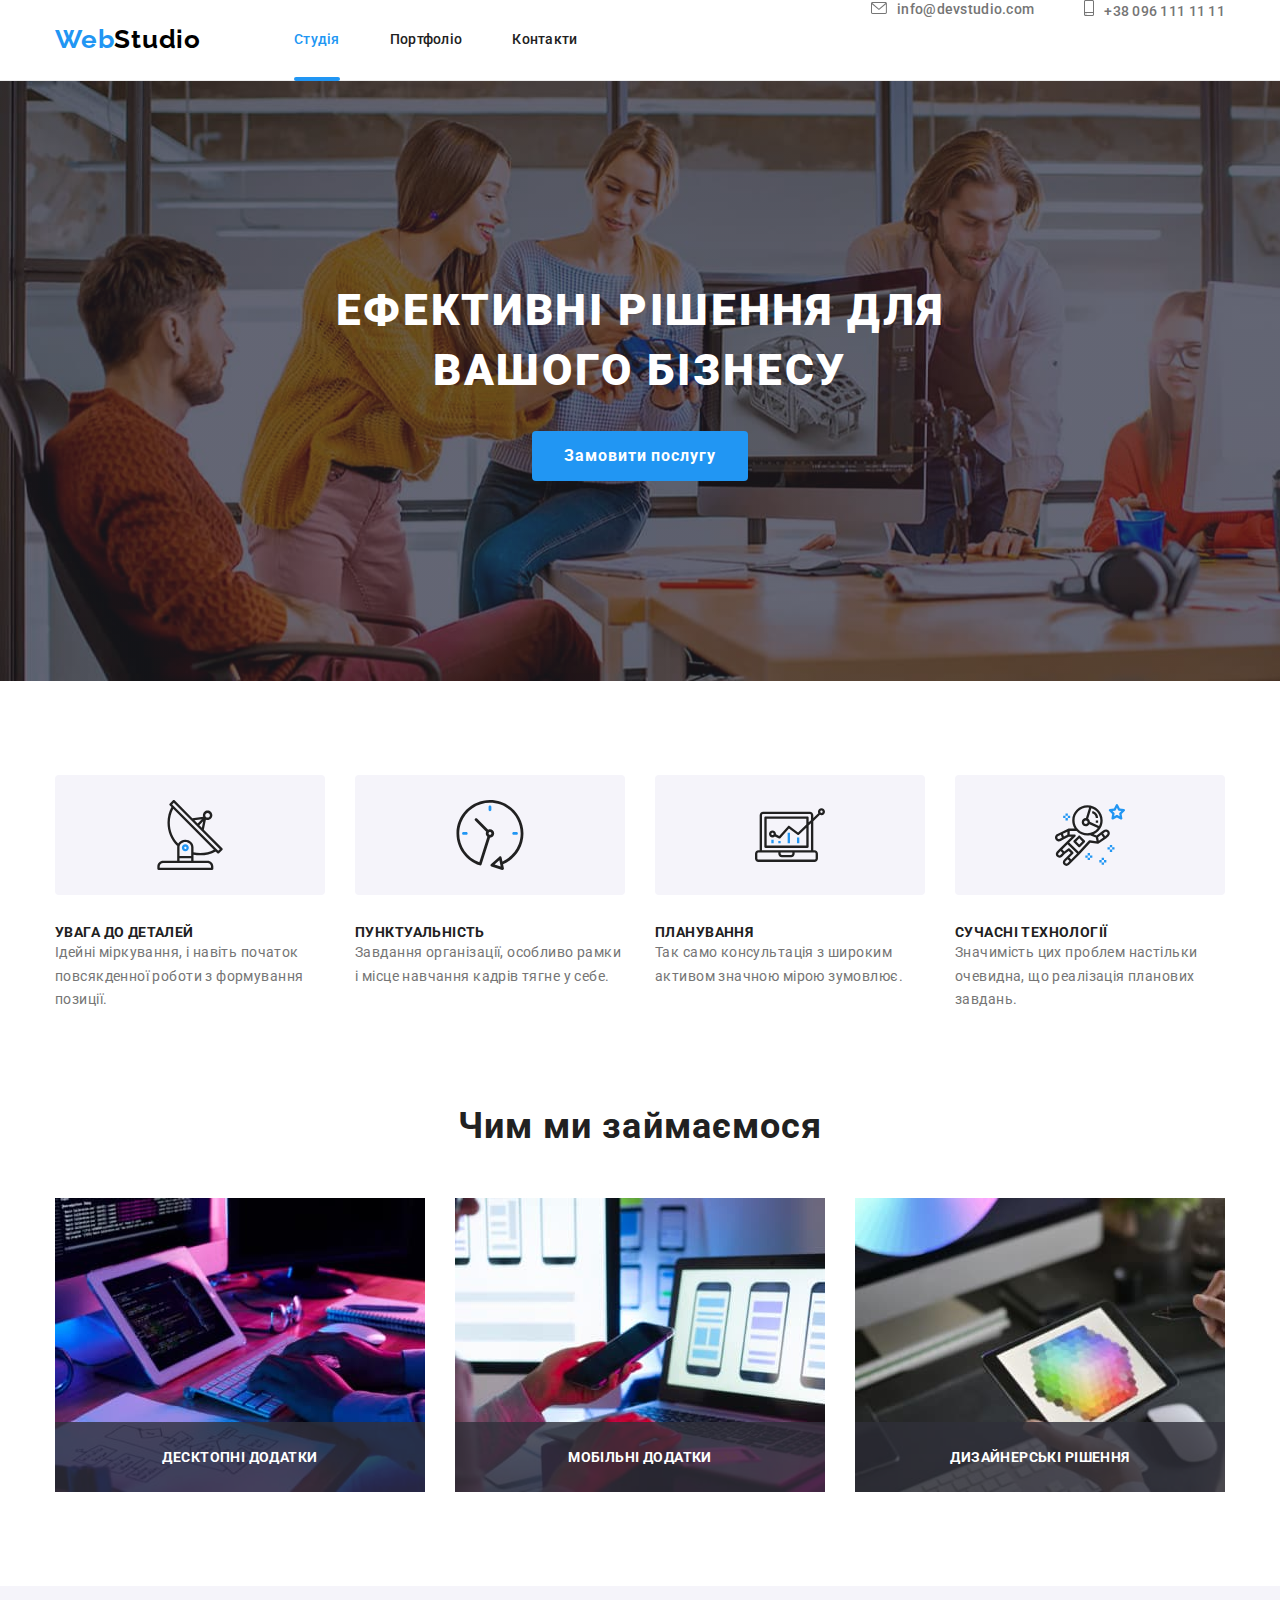
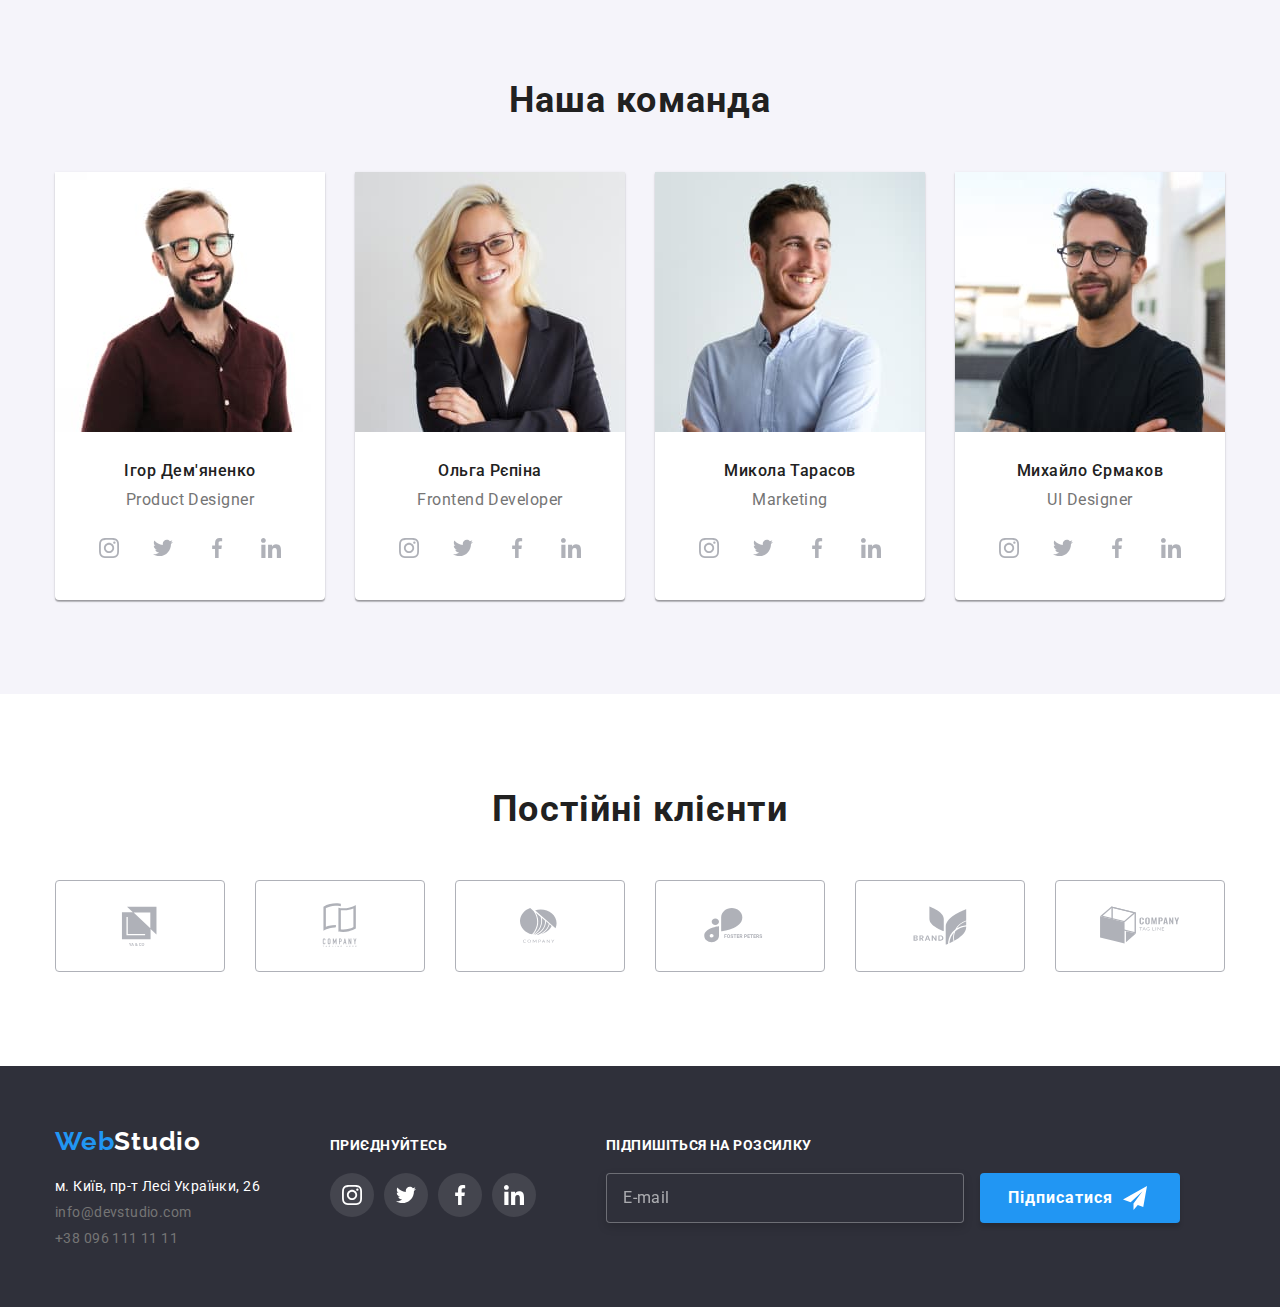
<file: index.html>
<!DOCTYPE html>
<html lang="uk">
    <head>
        <meta charset="UTF-8">
        <meta http-equiv="X-UA-Compatible" content="IE=edge">
        <meta name="viewport" content="width=device-width, initial-scale=1.0">
        <title>Document</title>
        <link rel="preconnect" href="https://fonts.googleapis.com">
        <link rel="preconnect" href="https://fonts.gstatic.com" crossorigin>
        <link href="https://fonts.googleapis.com/css2?family=Raleway:wght@700&family=Roboto:wght@400;500;700;900&display=swap"
            rel="stylesheet">
        <link rel="stylesheet" href="https://cdnjs.cloudflare.com/ajax/libs/modern-normalize/1.1.0/modern-normalize.min.css">
        <link rel="stylesheet" href="./css/main.min.css">
    </head>
    
    <body body>
        <!--  ----------------HEADER-------------------- -->
        <header class="header">
            <div class="container header__container">
                <nav class="header__nav">
                    <a href="./index.html" class="header__logo"><span class="header__logo-part">Web</span>Studio</a>
                    <ul class="header__list">
                        <li class="header__item"><a href="./index.html" class="header__link current">Студія</a></li>
                        <li class="header__item"><a href="./portfolio.html" class="header__link">Портфоліо</a></li>
                        <li class="header__item"><a href="" class="header__link">Контакти</a></li>
                    </ul>
                </nav>
                <ul class="header__contacts">
                    <li><a href="mailto:info@devstudio.com" class="header__contacts-link">
                           <svg class="header__icon" width="16" height="12">
                                <use xlink:href="./image/icons.svg#i-envelope"></use>
                           </svg>info@devstudio.com</a></li>
                    <li><a href="tel:+380961111111" class="header__contacts-link header__contacts-tel-link">
                           <svg class="header__icon" width="10" height="16">
                                <use xlink:href="./image/icons.svg#i-smartphone"></use>
                           </svg>+38 096 111 11 11</a></li>
                </ul>
            </div>
        </header>
        <main>
            <!-- ----------------ORDER SECTION-------------------- -->
            <section class="order">
                <h1 class="order__title">Ефективні рішення для вашого бізнесу</h1>
                <button type="button" class="order__btn" data-modal-open>Замовити послугу</button>
            </section>
            <!-- -----------------FEATURES SECTION--------------  -->
            <section class="features">
                <div class="features__container container">
                    <h2 class="visually-hidden">наші особливості</h2>
                    <ul class="features__list">
                        <li class="features__item">
                           <div class="features__card">
                            <a href="" class="features__card-link">
                                <svg class="features__icon" viewBox="0 0 100 100" width="70">
                                    <use xlink:href="./image/icons.svg#i-antenna"></use>
                                </svg>
                            </a>
                           </div>
                            <h3 class="features__title">увага до деталей</h3>
                            <p class="features__text">Ідейні міркування, і навіть початок повсякденної роботи з формування позиції.</p>
                        </li>
                        <li class="features__item">
                            <div class="features__card">
                                <a href="" class="features__card-link">
                                    <svg class="features-icon" viewBox="0 0 100 100" width="70">
                                        <use xlink:href="./image/icons.svg#i-clock"></use>
                                    </svg>
                                </a>
                            </div>
                            <h3 class="features__title">пунктуальність</h3>
                            <p class="features__text">Завдання організації, особливо рамки і місце навчання кадрів тягне у себе.</p>
                        </li>
                        <li class="features__item">
                            <div class="features__card">
                                <a href="" class="features__card-link">
                                    <svg class="features__icon" viewBox="0 0 100 100" width="70">
                                        <use xlink:href="./image/icons.svg#i-diagram"></use>
                                    </svg>
                                </a>
                            </div>
                            <h3 class="features__title">планування</h3>
                            <p class="features__text">Так само консультація з широким активом значною мірою зумовлює.</p>
                        </li>
                        <li class="features__item">
                            <div class="features__card">
                                <a href="" class="features__card-link">
                                    <svg class="features__icon" viewBox="0 0 100 100" width="70">
                                        <use xlink:href="./image/icons.svg#i-astronaut"></use>
                                    </svg>
                                </a> 
                            </div>
                            <h3 class="features__title">сучасні технології</h3>
                            <p class="features__text">Значимість цих проблем настільки очевидна, що реалізація планових завдань.</p>
                        </li>
                    </ul>
                </div>
            </section>
            <!-- -----------------WORK SECTION---------------- -->
            <section class="works">
                <div  class="works__container container">
                    <h2 class="works__title">Чим ми займаємося</h2>
                    <ul class="works__list">
                        <li class="works__img">
                            <div class="works__wrap-details">
                                <img src="./image/img-1.jpg" alt="програміст працює на робочому столі" width="370">
                                <p class="works__details">Десктопні додатки</p>
                            </div>
                        </li>
                        <li class="works__img">
                            <div class="works__wrap-details">
                                <img src="./image/img-2.jpg"
                                    alt="дизайнери веб-інтерфейсу розробляють програми для смартфонів та працюють над інтерфейсом смартфонів"
                                    width="370">
                                <p class="works__details">Мобільні додатки</p>
                            </div>
                        </li>
                        <li class="works__img">
                            <div class="works__wrap-details">
                                <img src="./image/img-3.jpg" alt="креативний художник веб-дизайнер із робочим графічним планшетом вибирає кольори"
                                    width="370">
                                <p class="works__details">Дизайнерські рішення</p>
                            </div>
                        </li>
                    </ul>
                </div>
            </section>
            <!-- -------------------TEAM SECTION-------------- -->
            <section class="team">
                <div class="team__container container">
                    <h2 class="team__title">Наша команда</h2>
                    <ul class="team__title-list">
                        <li class="team__item">
                            <img src="./image/img-4.jpg" alt="Ігор Дем'яненко" class="team__img" width="270">
                            <h3 class="team__name">Ігор Дем'яненко</h3>
                            <p class="team__description">Product Designer</p>
                            <ul class="team__social-list">
                                <li class="team__social-item">
                                    <a href="" class="team__social-link">
                                        <svg class="team__social-icon" viewBox="0 0 100 100" width="20">
                                            <use xlink:href="./image/icons.svg#i-instagram"></use>
                                        </svg>
                                    </a>
                                </li>
                                <li class="team__social-item">
                                    <a href="" class="team__social-link">
                                        <svg class="team__social-icon" viewBox="0 0 100 100" width="20">
                                            <use xlink:href="./image/icons.svg#i-twitter"></use>
                                        </svg>
                                    </a>
                                </li>
                                <li class="team__social-item">
                                    <a href="" class="team__social-link">
                                        <svg class="team__social-icon" viewBox="0 0 100 100" width="20">
                                            <use xlink:href="./image/icons.svg#i-facebook"></use>
                                        </svg>
                                    </a>
                                </li>
                                <li class="team__social-item">
                                    <a href="" class="team__social-link">
                                        <svg class="team__social-icon" viewBox="0 0 100 100" width="20">
                                            <use xlink:href="./image/icons.svg#i-linkedin"></use>
                                        </svg>
                                    </a>
                                </li>
                            </ul>
                        </li>
                        <li class="team__item">
                            <img src="./image/img-5.jpg" alt="Ольга Рєпіна" class="team__img" width="270">
                            <h3 class="team__name">Ольга Рєпіна</h3>
                            <p class="team__description">Frontend Developer</p>
                            <ul class="team__social-list">
                                <li class="team__social-item">
                                    <a href="" class="team__social-link">
                                        <svg class="team__social-icon" viewBox="0 0 100 100" width="20">
                                            <use xlink:href="./image/icons.svg#i-instagram"></use>
                                        </svg>
                                    </a>
                                </li>
                                <li class="team__social-item">
                                    <a href="" class="team__social-link">
                                        <svg class="team__social-icon" viewBox="0 0 100 100" width="20">
                                            <use xlink:href="./image/icons.svg#i-twitter"></use>
                                        </svg>
                                    </a>
                                </li>
                                <li class="team__social-item">
                                    <a href="" class="team__social-link">
                                        <svg class="team__social-icon" viewBox="0 0 100 100" width="20">
                                            <use xlink:href="./image/icons.svg#i-facebook"></use>
                                        </svg>
                                    </a>
                                </li>
                                <li class="team__social-item">
                                    <a href="" class="team__social-link">
                                        <svg class="team__social-icon" viewBox="0 0 100 100" width="20">
                                            <use xlink:href="./image/icons.svg#i-linkedin"></use>
                                        </svg>
                                    </a>
                                </li>
                            </ul>
                        </li>
                        <li class="team__item">
                            <img src="./image/img-6.jpg" alt="Микола Тарасов" class="team__img" width="270">
                            <h3 class="team__name">Микола Тарасов</h3>
                            <p class="team__description">Marketing</p>
                            <ul class="team__social-list">
                                <li class="team__social-item">
                                    <a href="" class="team__social-link">
                                        <svg class="team__social-icon" viewBox="0 0 100 100" width="20">
                                            <use xlink:href="./image/icons.svg#i-instagram"></use>
                                        </svg>
                                    </a>
                                </li>
                                <li class="team__social-item">
                                    <a href="" class="team__social-link">
                                        <svg class="team__social-icon" viewBox="0 0 100 100" width="20">
                                            <use xlink:href="./image/icons.svg#i-twitter"></use>
                                        </svg>
                                    </a>
                                </li>
                                <li class="team__social-item">
                                    <a href="" class="team__social-link">
                                        <svg class="team__social-icon" viewBox="0 0 100 100" width="20">
                                            <use xlink:href="./image/icons.svg#i-facebook"></use>
                                        </svg>
                                    </a>
                                </li>
                                <li class="team__social-item">
                                    <a href="" class="team__social-link">
                                        <svg class="team__social-icon" viewBox="0 0 100 100" width="20">
                                            <use xlink:href="./image/icons.svg#i-linkedin"></use>
                                        </svg>
                                    </a>
                                </li>
                            </ul>
                        </li>
                        <li class="team__item">
                            <img src="./image/img-7.jpg" alt="Михайло Єрмаков" class="team__img" width="270">
                            <h3 class="team__name">Михайло Єрмаков</h3>
                            <p class="team__description">UI Designer</p>
                            <ul class="team__social-list">
                                <li class="team__social-item">
                                    <a href="" class="team__social-link">
                                        <svg class="team__social-icon" viewBox="0 0 100 100" width="20">
                                            <use xlink:href="./image/icons.svg#i-instagram"></use>
                                        </svg>
                                    </a>
                                </li>
                                <li class="team__social-item">
                                    <a href="" class="team__social-link">
                                        <svg class="team__social-icon" viewBox="0 0 100 100" width="20">
                                            <use xlink:href="./image/icons.svg#i-twitter"></use>
                                        </svg>
                                    </a>
                                </li>
                                <li class="team__social-item">
                                    <a href="" class="team__social-link">
                                        <svg class="team__social-icon" viewBox="0 0 100 100" width="20">
                                            <use xlink:href="./image/icons.svg#i-facebook"></use>
                                        </svg>
                                    </a>
                                </li>
                                <li class="team__social-item">
                                    <a href="" class="team__social-link">
                                        <svg class="team__social-icon" viewBox="0 0 100 100" width="20">
                                            <use xlink:href="./image/icons.svg#i-linkedin"></use>
                                        </svg>
                                    </a>
                                </li>
                            </ul>
                        </li>
                    </ul>
                </div>
            </section>
            <!-- -------------------CLIENTS SECTION-------------- -->
            <section class="clients">
                <div class="container clients__container">
                    <h2 class="clients__title">Постійні клієнти</h2>
                    <ul class="clients__list">
                        <li class="clients__item">
                            <a href="" class="clients__link">
                                <svg class="clients__logo" viewBox="0 0 100 100" width="106">
                                    <use xlink:href="./image/icons.svg#i-client-frst"></use>
                                </svg>
                            </a>
                        </li>
                        <li class="clients__item">
                            <a href="" class="clients__link">
                                <svg class="clients__logo" viewBox="0 0 100 100" width="106">
                                    <use xlink:href="./image/icons.svg#i-client-scnd"></use>
                                </svg>
                            </a>
                        </li>
                        <li class="clients__item">
                            <a href="" class="clients__link">
                                <svg class="clients__logo" viewBox="0 0 100 100" width="106">
                                    <use xlink:href="./image/icons.svg#i-client-thrd"></use>
                                </svg>
                            </a>
                        </li>
                        <li class="clients__item">
                            <a href="" class="clients__link">
                                <svg class="clients__logo" viewBox="0 0 100 100" width="106">
                                    <use xlink:href="./image/icons.svg#i-client-frth"></use>
                                </svg>
                            </a>
                        </li>
                        <li class="clients__item">
                            <a href="" class="clients__link">
                                <svg class="clients__logo" viewBox="0 0 100 100" width="106">
                                    <use xlink:href="./image/icons.svg#i-client-ffth"></use>
                                </svg>
                            </a>
                        </li>
                        <li class="clients__item">
                            <a href="" class="clients__link">
                                <svg class="clients__logo" viewBox="0 0 100 100" width="106">
                                    <use xlink:href="./image/icons.svg#i-client-sxth"></use>
                                </svg>
                            </a>
                        </li>
                    </ul>
                </div>
            </section>
        </main>
        <!-----------------FOOTER----------------------- -->
        <footer class="footer">
            <div class="container footer__container">
                <div class="footer__contacts">
                    <a href="./index.html" class="footer__logo"><span class="footer__logo-part">Web</span>Studio</a>
                    <address class="footer__address">
                        <ul class="footer__list">
                            <li><a href="https://www.google.com/maps/place/бул.+Леси+Украинки,+26,+Киев,+02000/@50.4265807,30.5361971,17z/data=!3m1!4b1!4m5!3m4!1s0x40d4cf0e033ecbe9:0x57a4dffefec77da0!8m2!3d50.4265807!4d30.5383858"
                                    target="_blank" rel="noreferrer noopener nofollow" class="footer__link">м. Київ, пр-т Лесі Українки, 26</a></li>
                            <li><a href="mailto:info@devstudio.com" class="footer__mail">info@devstudio.com</a></li>
                            <li><a href="tel:+380961111111" class="footer__tel">+38 096 111 11 11</a></li>
                        </ul>
                    </address>
                </div>
                <div class="footer__social">
                    <p class="footer__join">приєднуйтесь</p>
                    <ul class="footer__social-list">
                        <li class="footer__social-item">
                            <a href="" class="footer__social-link">
                                <svg class="footer__social-icon" viewBox="0 0 100 100" width="20">
                                    <use xlink:href="./image/icons.svg#i-instagram"></use>
                                </svg>
                            </a>
                        </li>
                        <li class="footer__social-item">
                            <a href="" class="footer__social-link">
                                <svg class="footer__social-icon" viewBox="0 0 100 100" width="20">
                                    <use xlink:href="./image/icons.svg#i-twitter"></use>
                                </svg>
                            </a>
                        </li>
                        <li class="footer__social-item">
                            <a href="" class="footer__social-link">
                                <svg class="footer__social-icon" viewBox="0 0 100 100" width="20">
                                    <use xlink:href="./image/icons.svg#i-facebook"></use>
                                </svg>
                            </a>
                        </li>
                        <li class="footer__social-item">
                            <a href="" class="footer__social-link">
                                <svg class="footer__social-icon" viewBox="0 0 100 100" width="20">
                                    <use xlink:href="./image/icons.svg#i-linkedin"></use>
                                </svg>
                            </a>
                        </li>
                    </ul>
                </div>
                <div class="footer__send">
                    <p class="footer__send-title">Підпишіться на розсилку</p>
                    <input class="footer__send-mail" type="email" name="email" id="email" placeholder="E-mail">
                    <label for="email"></label>
                    <button type="submit" class="footer__send-btn">
                        Підписатися
                        <svg class="footer__send-icon" viewBox="0 0 100 100" width="24">
                            <use xlink:href="./image/icons.svg#i-send"></use>
                        </svg>
                    </button>
                </div>
            </div>
        </footer>
        <div class="backdrop is-hidden" data-modal>
            <div class="modal">
                <button type="button" class="modal__close-btn" data-modal-close>
                    <svg class="modal__close" viewBox="0 0 100 100" width="11">
                        <use xlink:href="./image/icons.svg#i-close"></use>
                    </svg>
                </button>
                <p class="modal__title">Залиште свої дані, ми вам передзвонимо</p>
                <form action="" class="modal__form">
                    <div class="modal__form-element">
                        <label class="modal__form-element-label" for="name">Ім'я</label>
                        <div class="modal__form-element-icon">
                            <input type="text" name="name" id="name" class="modal__form-element-input" autofocus>
                            <svg class="modal__form-icon" viewBox="0 0 100 100" width="18">
                                <use xlink:href="./image/icons.svg#i-person"></use>
                            </svg>
                        </div>
                    </div>
                    <div class="modal__form-element">
                        <label class="modal__form-element-label" for="tel">Телефон</label>
                        <div class="modal__form-element-icon">
                            <input type="tel" name="tel" id="tel" class="modal__form-element-input">
                            <svg class="modal__form-icon" viewBox="0 0 100 100" width="18">
                                <use xlink:href="./image/icons.svg#i-phone"></use>
                            </svg>
                        </div>
                    </div>
                    <div class="modal__form-element">
                        <label class="modal__form-element-label" for="email">Пошта</label>
                        <div class="modal__form-element-icon">
                            <input type="email" name="email" id="email" class="modal__form-element-input">
                            <svg class="modal__form-icon" viewBox="0 0 100 100" width="18">
                                <use xlink:href="./image/icons.svg#i-email-form"></use>
                            </svg>
                        </div>
                    </div>
                    <div class="modal__form-element">
                        <label class="modal__form-element-label" for="comment">Коментар</label>
                        <textarea class="modal__form-element-comment" name="comment" id="comment" cols="30" rows="10" placeholder="Введіть коментар"></textarea>
                    </div>
                    <label for="accept" class="modal__accept">
                        <input class="visually-hidden modal__input-icon modal__checkbox" type="checkbox" name="accept" id="accept" required>
                        <span class="modal__checkbox-icon">
                             <svg class="modal__check-icon" viewBox="0 0 100 100" width="16">
                                 <use xlink:href="./image/icons.svg#i-check"></use>
                             </svg>
                        </span>
                        Погоджуюся з розсилкою та приймаю <a class="modal__form-link" href="">Умови договору</a>
                    </label>
                    <button type="submit" class="modal__form-btn">Відправити</button>
                </form>
            </div>
        </div>
        <script src="./js/modal.js"></script>
    </body>
    </body>
</html>
</file>
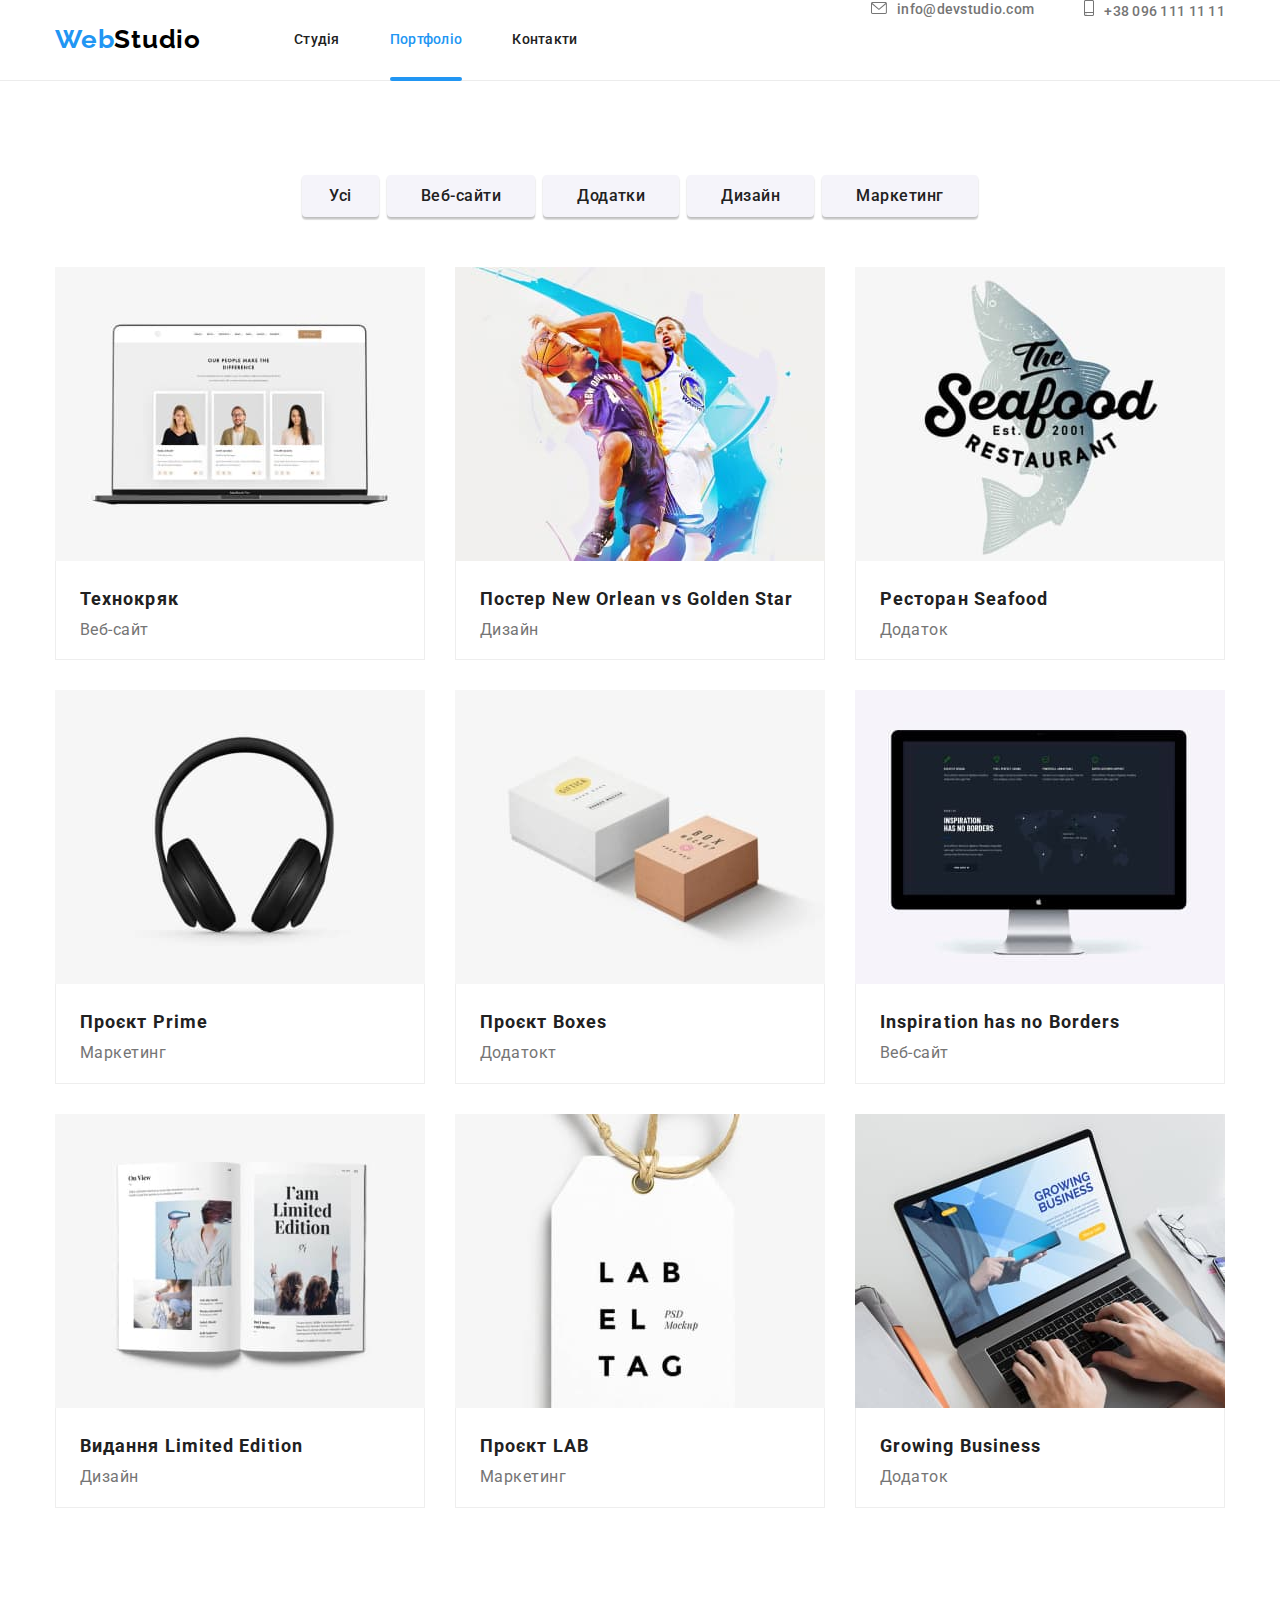
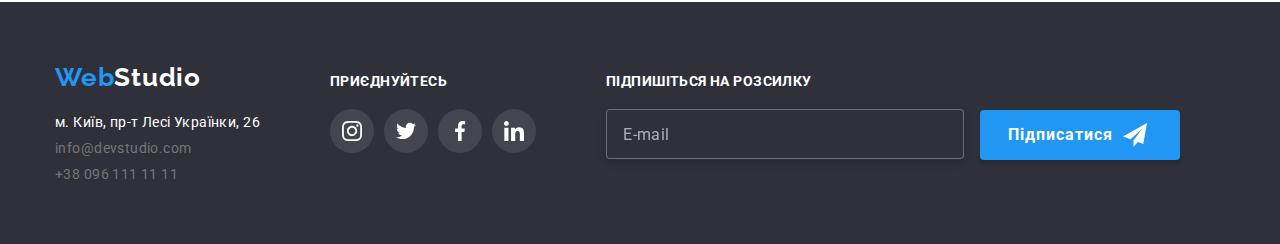
<file: portfolio.html>
<!DOCTYPE html>
<html lang="uk">
<head>
    <meta charset="UTF-8">
    <meta http-equiv="X-UA-Compatible" content="IE=edge">
    <meta name="viewport" content="width=device-width, initial-scale=1.0">
    <title>Document</title>
    <link rel="preconnect" href="https://fonts.googleapis.com">
    <link rel="preconnect" href="https://fonts.gstatic.com" crossorigin>
    <link href="https://fonts.googleapis.com/css2?family=Raleway:wght@700&family=Roboto:wght@400;500;700;900&display=swap"
        rel="stylesheet">
    <link rel="stylesheet" href="https://cdnjs.cloudflare.com/ajax/libs/modern-normalize/1.1.0/modern-normalize.min.css">
    <link rel="stylesheet" href="./css/main.min.css">
</head>
<body>
    <!--  ----------------HEADER-------------------- -->
    <header class="header">
        <div class="container header__container">
            <nav class="header__nav">
                <a href="./index.html" class="header__logo"><span class="header__logo-part">Web</span>Studio</a>
                <ul class="header__list">
                    <li class="header__item"><a href="./index.html" class="header__link">Студія</a></li>
                    <li class="header__item"><a href="./portfolio.html" class="header__link current">Портфоліо</a></li>
                    <li class="header__item"><a href="" class="header__link">Контакти</a></li>
                </ul>
            </nav>
            <ul class="header__contacts">
                <li><a href="mailto:info@devstudio.com" class="header__contacts-link">
                       <svg class="header__icon" width="16" height="12">
                            <use xlink:href="./image/icons.svg#i-envelope"></use>
                       </svg>info@devstudio.com</a></li>
                <li><a href="tel:+380961111111" class="header__contacts-link header__contacts-tel-link">
                       <svg class="header__icon" width="10" height="16">
                            <use xlink:href="./image/icons.svg#i-smartphone"></use>
                       </svg>+38 096 111 11 11</a></li>
            </ul>
        </div>
    </header>
    <main>
    <!-- ------------------------PORTFOLIO------------- -->
       <section class="portfolio">
        <div class="container portfolio__container">
            <h1 class="visually-hidden">Портфоліо</h1>
            <ul class="portfolio__filter">
                <li><button type="button" class="portfolio__btn portfolio__btn-all">Усі</button></li>
                <li><button type="button" class="portfolio__btn portfolio__btn-web">Веб-сайти</button></li>
                <li><button type="button" class="portfolio__btn portfolio__btn-app">Додатки</button></li>
                <li><button type="button" class="portfolio__btn portfolio__btn-dis">Дизайн</button></li>
                <li><button type="button" class="portfolio__btn portfolio__btn-mark">Маркетинг</button></li>
            </ul>
            <ul class="portfolio__list">
                <li class="portfolio__item">
                    <a href="#" class="portfolio__link">
                        <div class="portfolio__wrap">
                            <img src="./image/portf-1.jpg" alt="зображення веб-сайту" width="370" class="portfolio__image">
                            <p class="portfolio__details">Ресурс пропонує комплексні пропозиції з різним рівнем функціоналу та сервісів. Все це дозволить відвідувачу отримати
                            вичерпні відомості про компанію чи приватну особу.</p>
                        </div>
                        <div class="portfolio__card">
                            <h2 class="portfolio__image-title">Технокряк</h2>
                            <p class="portfolio__card-text">Веб-сайт</p>
                        </div>
                    </a>
                </li>
                <li class="portfolio__item">
                    <a href="#" class="portfolio__link">
                        <div class="portfolio__wrap">
                            <img src="./image/portf-2.jpg" alt="два гравця грають у баскетбол" width="370" class="portfolio__image">
                            <p class="portfolio__details">Ресурс пропонує комплексні пропозиції з різним рівнем функціоналу та сервісів. Все це дозволить відвідувачу отримати
                            вичерпні відомості про компанію чи приватну особу.</p>
                        </div>
                        <div class="portfolio__card">
                        <h2 class="portfolio__image-title">Постер New Orlean vs Golden Star</h2>
                        <p class="portfolio__card-text">Дизайн</p>
                       </div>
                    </a>
                </li>
                <li class="portfolio__item">
                    <a href="#" class="portfolio__link">
                        <div class="portfolio__wrap">
                            <img src="./image/portf-3.jpg" alt="лого ресторану з зображенням риби і тексту" width="370" class="portfolio__image">
                            <p class="portfolio__details">Ресурс пропонує комплексні пропозиції з різним рівнем функціоналу та сервісів. Все це дозволить відвідувачу отримати вичерпні відомості про компанію чи приватну особу.</p>
                        </div>
                        <div class="portfolio__card">
                            <h2 class="portfolio__image-title">Ресторан Seafood</h2>
                            <p class="portfolio__card-text">Додаток</p>
                        </div>
                    </a>
                </li>
                <li class="portfolio__item">
                    <a href="#" class="portfolio__link">
                        <div class="portfolio__wrap">
                            <img src="./image/portf-4.jpg" alt="навушники" width="370" class="portfolio__image">
                            <p class="portfolio__details">Ресурс пропонує комплексні пропозиції з різним рівнем функціоналу та сервісів. Все це дозволить відвідувачу отримати вичерпні відомості про компанію чи приватну особу.</p>
                        </div>
                    <div class="portfolio__card">
                        <h2 class="portfolio__image-title">Проєкт Prime</h2>
                        <p class="portfolio__card-text">Маркетинг</p>
                    </div>
                    </a>
                </li>
                <li class="portfolio__item">
                    <a href="#" class="portfolio__link">
                        <div class="portfolio__wrap">
                            <img src="./image/portf-5.jpg" alt="коробки" width="370" class="portfolio__image">
                            <p class="portfolio__details">Ресурс пропонує комплексні пропозиції з різним рівнем функціоналу та сервісів. Все це дозволить відвідувачу отримати вичерпні відомості про компанію чи приватну особу.</p>
                        </div>
                        <div class="portfolio__card">
                            <h2 class="portfolio__image-title">Проєкт Boxes</h2>
                            <p class="portfolio__card-text">Додатокт</p>
                       </div>
                    </a>
                </li>
                <li class="portfolio__item">
                    <a href="#" class="portfolio__link">
                        <div class="portfolio__wrap">
                            <img src="./image/portf-6.jpg" alt="монітор" width="370" class="portfolio__image">
                            <p class="portfolio__details">Ресурс пропонує комплексні пропозиції з різним рівнем функціоналу та сервісів. Все це дозволить відвідувачу отримати вичерпні відомості про компанію чи приватну особу.</p>
                        </div> 
                        <div class="portfolio__card">
                            <h2 class="portfolio__image-title">Inspiration has no Borders</h2>
                            <p class="portfolio__card-text">Веб-сайт</p>
                       </div>
                    </a>
                </li>
                <li class="portfolio__item">
                    <a href="#" class="portfolio__link">
                        <div class="portfolio__wrap">
                            <img src="./image/portf-7.jpg" alt="розкриті сторінки журналу" width="370" class="portfolio__image">
                            <p class="portfolio__details">Ресурс пропонує комплексні пропозиції з різним рівнем функціоналу та сервісів. Все це дозволить відвідувачу отримати вичерпні відомості про компанію чи приватну особу.</p>
                        </div>
                        <div class="portfolio__card">
                            <h2 class="portfolio__image-title">Видання Limited Edition</h2>
                            <p class="portfolio__card-text">Дизайн</p>
                        </div>
                    </a>
                </li>
                <li class="portfolio__item">
                    <a href="#" class="portfolio__link">
                        <div class="portfolio__wrap">
                            <img src="./image/portf-8.jpg" alt="бірка" width="370" class="portfolio__image">
                            <p class="portfolio__details">Ресурс пропонує комплексні пропозиції з різним рівнем функціоналу та сервісів. Все це дозволить відвідувачу отримати вичерпні відомості про компанію чи приватну особу.</p>
                        </div>
                        <div class="portfolio__card">
                            <h2 class="portfolio__image-title">Проєкт LAB</h2>
                            <p class="portfolio__card-text">Маркетинг</p>
                       </div>
                    </a>
                </li>
                <li class="portfolio__item">
                    <a href="#" class="portfolio__link">
                        <div class="portfolio__wrap">
                            <img src="./image/portf-9.jpg" alt="робочий стіл з ноутбуком, документами, окулярами" width="370"
                                class="portfolio__image">
                            <p class="portfolio__details">Ресурс пропонує комплексні пропозиції з різним рівнем функціоналу та сервісів. Все це дозволить відвідувачу отримати
                                вичерпні відомості про компанію чи приватну особу.</p>
                        </div>
                        <div class="portfolio__card">
                            <h2 class="portfolio__image-title">Growing Business</h2>
                            <p class="portfolio__card-text">Додаток</p>
                       </div>
                    </a>
                </li>
            </ul>
        </div>
       </section>
    </main>
    <!-- ---------------FOOTER----------------------- -->
    <footer class="footer">
        <div class="container footer__container">
            <div class="footer__contacts">
                <a href="./index.html" class="footer__logo"><span class="footer__logo-part">Web</span>Studio</a>
                <address class="footer__address">
                    <ul class="footer__list">
                        <li><a href="https://www.google.com/maps/place/бул.+Леси+Украинки,+26,+Киев,+02000/@50.4265807,30.5361971,17z/data=!3m1!4b1!4m5!3m4!1s0x40d4cf0e033ecbe9:0x57a4dffefec77da0!8m2!3d50.4265807!4d30.5383858"
                                target="_blank" rel="noreferrer noopener nofollow" class="footer__link">м. Київ, пр-т Лесі Українки, 26</a></li>
                        <li><a href="mailto:info@devstudio.com" class="footer__mail">info@devstudio.com</a></li>
                        <li><a href="tel:+380961111111" class="footer__tel">+38 096 111 11 11</a></li>
                    </ul>
                </address>
            </div>
            <div class="footer__social">
                <p class="footer__join">приєднуйтесь</p>
                <ul class="footer__social-list">
                    <li class="footer__social-item">
                        <a href="" class="footer__social-link">
                            <svg class="footer__social-icon" viewBox="0 0 100 100" width="20">
                                <use xlink:href="./image/icons.svg#i-instagram"></use>
                            </svg>
                        </a>
                    </li>
                    <li class="footer__social-item">
                        <a href="" class="footer__social-link">
                            <svg class="footer__social-icon" viewBox="0 0 100 100" width="20">
                                <use xlink:href="./image/icons.svg#i-twitter"></use>
                            </svg>
                        </a>
                    </li>
                    <li class="footer__social-item">
                        <a href="" class="footer__social-link">
                            <svg class="footer__social-icon" viewBox="0 0 100 100" width="20">
                                <use xlink:href="./image/icons.svg#i-facebook"></use>
                            </svg>
                        </a>
                    </li>
                    <li class="footer__social-item">
                        <a href="" class="footer__social-link">
                            <svg class="footer__social-icon" viewBox="0 0 100 100" width="20">
                                <use xlink:href="./image/icons.svg#i-linkedin"></use>
                            </svg>
                        </a>
                    </li>
                </ul>
            </div>
            <div class="footer__send">
                <p class="footer__send-title">Підпишіться на розсилку</p>
                <input class="footer__send-mail" type="email" name="email" id="email" placeholder="E-mail">
                <label for="email"></label>
                <button type="submit" class="footer__send-btn">
                    Підписатися
                    <svg class="footer__send-icon" viewBox="0 0 100 100" width="24">
                        <use xlink:href="./image/icons.svg#i-send"></use>
                    </svg>
                </button>
            </div>
        </div>
    </footer>
</body>
</html>
</file>
<file: css/main.min.css>
body{font-family:Roboto,sans-serif;color:#212121;background-color:#fff}.container{width:1200px;margin:0 auto;padding-left:15px;padding-right:15px}h1,h2,h3,h4,h5,h6,ul,p{margin:0}ul{padding-left:0}li{list-style-type:none}a{text-decoration:none}.visually-hidden{position:absolute;white-space:nowrap;width:1px;height:1px;overflow:hidden;border:0;padding:0;clip:rect(0 0 0 0);-webkit-clip-path:inset(50%);clip-path:inset(50%);margin:-1px}.is-hidden{opacity:0;visibility:hidden;pointer-events:none}.no-scroll{overflow:hidden}.clients__list,.team__title-list,.works__list{display:-webkit-box;display:-ms-flexbox;display:flex;-ms-flex-wrap:wrap;flex-wrap:wrap;gap:30px}.portfolio__filter,.footer__social-link,.footer__social-list,.team__social-link,.team__social-list,.features__card-link,.header__container,.header__nav,.header__list,.header__contacts{display:-webkit-box;display:-ms-flexbox;display:flex;-webkit-box-pack:center;-ms-flex-pack:center;justify-content:center}.footer__tel,.footer__mail{color:#757575;font-weight:400;font-size:14px;line-height:1,71;letter-spacing:.03em;text-decoration:none}.header__logo{color:#000;font-family:Raleway;font-weight:700;font-size:26px;line-height:1.19;letter-spacing:.03em;margin-right:93px;display:block;padding-top:24px;padding-bottom:25px}.header__logo-part{color:#2196f3}.header{background-color:#fff;border-bottom:1px solid #ececec}.header__icon{margin-right:10px}.header__link{padding-top:32px;padding-bottom:32px}.header__item:not(:first-child){margin-left:50px}.header__contacts{margin-left:auto}.header__contacts-tel-link{margin-left:50px}.header__link{display:block;color:#212121;font-weight:500;font-size:14px;line-height:1.14;letter-spacing:.02em;text-decoration:none;-webkit-transition:color 250ms cubic-bezier(0.4, 0, 0.2, 1);transition:color 250ms cubic-bezier(0.4, 0, 0.2, 1);position:relative}.header__link:hover,.header__link:focus,.header__link.current{color:#2196f3}.header__link::after{content:"";display:block;width:100%;height:4px;background-color:#2196f3;border-radius:4px;position:absolute;left:0;bottom:-1px;opacity:0;-webkit-transition:opacity 250ms cubic-bezier(0.4, 0, 0.2, 1);transition:opacity 250ms cubic-bezier(0.4, 0, 0.2, 1)}.header__link:hover::after,.header__link.current::after{opacity:1}.header__icon{fill:#757575;-webkit-transition:fill 250ms cubic-bezier(0.4, 0, 0.2, 1);transition:fill 250ms cubic-bezier(0.4, 0, 0.2, 1)}.header__contacts-link:hover .header__icon,.header__contacts-link:focus .header__icon{fill:#2196f3}.header__contacts-link{color:#757575;font-weight:500;font-size:14px;line-height:1.14;letter-spacing:.02em;text-decoration:none;-webkit-transition:color 250ms cubic-bezier(0.4, 0, 0.2, 1);transition:color 250ms cubic-bezier(0.4, 0, 0.2, 1)}.header__contacts-link:hover,.header__contacts-link:focus{color:#2196f3}.order{background-image:-webkit-gradient(linear, left top, left bottom, from(rgba(47, 48, 58, 0.4)), to(rgba(47, 48, 58, 0.4))),url(../image/img-bckgrd.jpg);background-image:linear-gradient(rgba(47, 48, 58, 0.4), rgba(47, 48, 58, 0.4)),url(../image/img-bckgrd.jpg);max-width:1600px;margin:0 auto;padding-top:200px;padding-bottom:200px;text-align:center}.order__title{color:#fff;font-weight:900;font-size:44px;line-height:1.36;text-align:center;letter-spacing:.06em;text-transform:uppercase;margin-bottom:30px;max-width:696px;margin-left:auto;margin-right:auto}.order__btn{cursor:pointer;border-radius:4px;border-color:rgba(0,0,0,0);color:#fff;background-color:#2196f3;font-weight:700;font-size:16px;line-height:1.88;text-align:center;letter-spacing:.06em;width:216px;height:50px;-webkit-transition:background-color 250ms cubic-bezier(0.4, 0, 0.2, 1);transition:background-color 250ms cubic-bezier(0.4, 0, 0.2, 1)}.order__btn:hover,.order__btn:focus{background-color:#188ce8}.features{padding-top:94px;padding-bottom:47px}.features__card-link{width:270px;height:120px;background-color:#f5f4fa;border-radius:4px;margin-bottom:30px}.features__list{display:-webkit-box;display:-ms-flexbox;display:flex;-ms-flex-wrap:wrap;flex-wrap:wrap;gap:30px}.features__item{-ms-flex-preferred-size:calc((100% - 90px)/4);flex-basis:calc((100% - 90px)/4)}.features__title{color:#212121;font-weight:700;font-size:14px;line-height:1.14;letter-spacing:.03em;text-transform:uppercase;-webkit-box-pack:center;-ms-flex-pack:center;justify-content:center}.features__text{color:#757575;font-weight:400;font-size:14px;line-height:1.71;letter-spacing:.03em}.works{padding-top:47px;padding-bottom:94px}.works__title{color:#212121;font-weight:700;font-size:36px;line-height:1.16;text-align:center;letter-spacing:.03em;margin-bottom:50px}.works__img{-ms-flex-preferred-size:calc((100% - 60px)/3);flex-basis:calc((100% - 60px)/3);display:block;width:100%}.works__wrap-details{position:relative}.works__wrap-details img{display:block}.works__details{font-weight:700;font-size:14px;line-height:16px;text-align:center;letter-spacing:.03em;text-transform:uppercase;color:#fff;background:rgba(47,48,58,.8);position:absolute;bottom:0;left:0;width:100%;height:70px;padding-top:27px}.team{background-color:#f5f4fa;padding-top:94px;padding-bottom:94px}.team__item{background-color:#fff;-webkit-box-shadow:0px 1px 3px rgba(0,0,0,.12),0px 1px 1px rgba(0,0,0,.14),0px 2px 1px rgba(0,0,0,.2);box-shadow:0px 1px 3px rgba(0,0,0,.12),0px 1px 1px rgba(0,0,0,.14),0px 2px 1px rgba(0,0,0,.2);border-radius:0px 0px 4px 4px;-ms-flex-preferred-size:calc((100% - 90px)/4);flex-basis:calc((100% - 90px)/4);padding-bottom:30px}.team__img{margin-bottom:30px;display:block;width:100%}.team__title{margin-bottom:50px;color:#212121;font-weight:700;font-size:36px;line-height:1.16;text-align:center;letter-spacing:.03em;margin-bottom:50px}.team__name{color:#212121;font-weight:500;font-size:16px;line-height:1.18;text-align:center;letter-spacing:.03em;margin-bottom:10px}.team__description{color:#757575;font-weight:400;font-size:16px;line-height:1.18;text-align:center;letter-spacing:.03em;margin-bottom:16px}.team__social-list{gap:10px}.team__social-link{width:44px;height:44px;border-radius:50%;color:#afb1b8;background-color:#fff;-webkit-transition:color 250ms cubic-bezier(0.4, 0, 0.2, 1),background-color 250ms cubic-bezier(0.4, 0, 0.2, 1);transition:color 250ms cubic-bezier(0.4, 0, 0.2, 1),background-color 250ms cubic-bezier(0.4, 0, 0.2, 1)}.team__social-link:hover,.team__social-link:focus{color:#fff;background-color:#2196f3}.team__social-icon{fill:currentColor}.clients{padding-top:94px;padding-bottom:94px}.clients__title{font-weight:700;font-size:36px;line-height:42px;text-align:center;letter-spacing:.03em;margin-bottom:50px}.clients__link{width:170px;height:92px;border:1px solid #afb1b8;border-radius:4px;display:-webkit-box;display:-ms-flexbox;display:flex;-webkit-box-pack:center;-ms-flex-pack:center;justify-content:center;-webkit-transition:border-color 250ms cubic-bezier(0.4, 0, 0.2, 1);transition:border-color 250ms cubic-bezier(0.4, 0, 0.2, 1)}.clients__link:hover,.clients__link:focus{border-color:#2196f3}.clients__logo{fill:#afb1b8;-webkit-transition:fill 250ms cubic-bezier(0.4, 0, 0.2, 1);transition:fill 250ms cubic-bezier(0.4, 0, 0.2, 1)}.clients__link:hover .clients__logo,.clients__link:focus .clients__logo{fill:#2196f3}.footer{padding-top:60px;padding-bottom:60px;background-color:#2f303a;display:-webkit-box;display:-ms-flexbox;display:flex}.footer__container{display:-webkit-box;display:-ms-flexbox;display:flex;gap:70px;-webkit-box-align:baseline;-ms-flex-align:baseline;align-items:baseline}.footer__address{font-style:normal}.footer__link{color:#fff;font-size:14px;line-height:1,71;letter-spacing:.03em;text-decoration:none;margin-bottom:9px;display:inline-block;-webkit-transition:color 250ms cubic-bezier(0.4, 0, 0.2, 1);transition:color 250ms cubic-bezier(0.4, 0, 0.2, 1)}.footer__link:hover,.footer__link:focus{color:#2196f3}.footer__mail{margin-bottom:9px;display:inline-block}.footer__mail:hover,.footer__mail:focus{color:#2196f3}.footer__tel:hover,.footer__tel:focus{color:#2196f3}.footer__join{font-weight:700;font-size:14px;line-height:16px;letter-spacing:.03em;text-transform:uppercase;color:#fff;margin-bottom:20px}.footer__social-list{gap:10px}.footer__social-link{width:44px;height:44px;border-radius:50%;fill:#fff;background:rgba(255,255,255,.1);-webkit-transition:background-color 250ms cubic-bezier(0.4, 0, 0.2, 1);transition:background-color 250ms cubic-bezier(0.4, 0, 0.2, 1)}.footer__social-link:hover,.footer__social-link:focus{background-color:#2196f3}.footer__send-title{font-weight:700;font-size:14px;line-height:16px;letter-spacing:.03em;text-transform:uppercase;color:#fff;margin-bottom:20px}.footer__send-mail{width:358px;height:50px;border:1px solid rgba(255,255,255,.3);-webkit-filter:drop-shadow(0px 4px 4px rgba(0, 0, 0, 0.15));filter:drop-shadow(0px 4px 4px rgba(0, 0, 0, 0.15));border-radius:4px;background:#2f303a;outline:none;padding-left:16px}.footer__send-mail::-webkit-input-placeholder{font-weight:400;font-size:16px;line-height:20px;letter-spacing:.03em;color:rgba(255,255,255,.6)}.footer__send-mail::-moz-placeholder{font-weight:400;font-size:16px;line-height:20px;letter-spacing:.03em;color:rgba(255,255,255,.6)}.footer__send-mail:-ms-input-placeholder{font-weight:400;font-size:16px;line-height:20px;letter-spacing:.03em;color:rgba(255,255,255,.6)}.footer__send-mail::-ms-input-placeholder{font-weight:400;font-size:16px;line-height:20px;letter-spacing:.03em;color:rgba(255,255,255,.6)}.footer__send-mail::placeholder{font-weight:400;font-size:16px;line-height:20px;letter-spacing:.03em;color:rgba(255,255,255,.6)}.footer__send-btn{margin-left:12px;display:-webkit-inline-box;display:-ms-inline-flexbox;display:inline-flex;-webkit-box-align:center;-ms-flex-align:center;align-items:center;padding-left:28px;width:200px;height:50px;background-color:#2196f3;-webkit-box-shadow:0px 4px 4px rgba(0,0,0,.15);box-shadow:0px 4px 4px rgba(0,0,0,.15);border-radius:4px;border:none;font-weight:700;font-size:16px;line-height:1.9;text-align:center;letter-spacing:.06em;color:#fff;-webkit-transition:background-color 250ms cubic-bezier(0.4, 0, 0.2, 1);transition:background-color 250ms cubic-bezier(0.4, 0, 0.2, 1);cursor:pointer}.footer__send-btn:hover,.footer__send-btn:focus{background-color:#188ce8}.footer__send-icon{margin-left:10px}.footer__logo{display:inline-block;color:#fff;font-family:Raleway;font-weight:700;font-size:26px;line-height:1.19;letter-spacing:.03em;margin-bottom:20px}.footer__logo-part{color:#2196f3}.portfolio__filter{gap:8px;margin-bottom:50px}.portfolio__btn{color:#212121;background-color:#f5f4fa;font-weight:500;font-size:16px;line-height:1.6;text-align:center;letter-spacing:.03em;padding:6px 32px;border-color:rgba(0,0,0,0);border-radius:4px;-webkit-box-shadow:0px 3px 1px rgba(0,0,0,.1),0px 1px 2px rgba(0,0,0,.08),0px 2px 2px rgba(0,0,0,.12);box-shadow:0px 3px 1px rgba(0,0,0,.1),0px 1px 2px rgba(0,0,0,.08),0px 2px 2px rgba(0,0,0,.12);border-radius:4px;-webkit-transition:color 250ms cubic-bezier(0.4, 0, 0.2, 1),background-color 250ms cubic-bezier(0.4, 0, 0.2, 1);transition:color 250ms cubic-bezier(0.4, 0, 0.2, 1),background-color 250ms cubic-bezier(0.4, 0, 0.2, 1)}.portfolio__btn-all{padding:6px 25px;min-width:73px}.portfolio__btn-web{min-width:125px}.portfolio__btn-app{min-width:112px}.portfolio__btn-dis{min-width:103px}.portfolio__btn-mark{min-width:130px}.portfolio__btn:hover,.portfolio__btn:focus{color:#fff;background-color:#2196f3}.portfolio{padding-bottom:94px;padding-top:94px}.portfolio__list{display:-webkit-box;display:-ms-flexbox;display:flex;-ms-flex-wrap:wrap;flex-wrap:wrap;gap:30px}.portfolio__image{display:block}.portfolio__card{padding:20px 24px 20px 24px;border:1px solid #eee;border-top:none}.portfolio__link{display:block;-webkit-transition:-webkit-box-shadow 250ms cubic-bezier(0.4, 0, 0.2, 1);transition:-webkit-box-shadow 250ms cubic-bezier(0.4, 0, 0.2, 1);transition:box-shadow 250ms cubic-bezier(0.4, 0, 0.2, 1);transition:box-shadow 250ms cubic-bezier(0.4, 0, 0.2, 1), -webkit-box-shadow 250ms cubic-bezier(0.4, 0, 0.2, 1)}.portfolio__link:hover,.portfolio__link:focus{-webkit-box-shadow:0px 1px 1px rgba(0,0,0,.12),0px 4px 4px rgba(0,0,0,.06),1px 4px 6px rgba(0,0,0,.16);box-shadow:0px 1px 1px rgba(0,0,0,.12),0px 4px 4px rgba(0,0,0,.06),1px 4px 6px rgba(0,0,0,.16)}.portfolio__image-title{color:#212121;font-weight:700;font-size:18px;line-height:2;letter-spacing:.06em;margin-bottom:4px}.portfolio__card-text{color:#757575;font-weight:400;font-size:16px;line-height:1.18;letter-spacing:.03em}.portfolio__wrap{position:relative;overflow:hidden}.portfolio__details{position:absolute;top:0;left:0;width:100%;height:100%;font-weight:400;font-size:18px;line-height:28px;letter-spacing:.03em;color:#fff;background:rgba(33,150,243,.9);padding:63px 24px 63px 24px;-webkit-transform:translateY(100%);transform:translateY(100%);-webkit-transition:-webkit-transform 250ms cubic-bezier(0.4, 0, 0.2, 1);transition:-webkit-transform 250ms cubic-bezier(0.4, 0, 0.2, 1);transition:transform 250ms cubic-bezier(0.4, 0, 0.2, 1);transition:transform 250ms cubic-bezier(0.4, 0, 0.2, 1), -webkit-transform 250ms cubic-bezier(0.4, 0, 0.2, 1)}.portfolio__link:hover .portfolio__details{-webkit-transform:translateY(0);transform:translateY(0)}.backdrop{width:100%;height:100%;background:rgba(0,0,0,.2);position:fixed;top:0;left:0;-webkit-transition:opacity 250ms linear,visibility 250ms linear;transition:opacity 250ms linear,visibility 250ms linear}.modal{width:528px;height:581px;position:absolute;padding:40px;top:50%;left:50%;-webkit-transform:translate(-50%, -50%);transform:translate(-50%, -50%);background-color:#fff;-webkit-box-shadow:0px 1px 3px rgba(0,0,0,.12),0px 1px 1px rgba(0,0,0,.14),0px 2px 1px rgba(0,0,0,.2);box-shadow:0px 1px 3px rgba(0,0,0,.12),0px 1px 1px rgba(0,0,0,.14),0px 2px 1px rgba(0,0,0,.2);border-radius:4px}.modal__title{font-weight:700;font-size:20px;line-height:23px;text-align:center;letter-spacing:.03em;color:#212121;margin-bottom:12px}.modal__close{fill:#000}.modal__close-btn{position:absolute;top:8px;right:8px;background-color:#fff;border:1px solid rgba(0,0,0,.1);width:30px;height:30px;border-radius:50%;cursor:pointer;-webkit-transition:border-color 250ms cubic-bezier(0.4, 0, 0.2, 1);transition:border-color 250ms cubic-bezier(0.4, 0, 0.2, 1)}.modal__close-btn:hover{border-color:#2196f3}.modal__form{-webkit-transition:background-color 250ms cubic-bezier(0.4, 0, 0.2, 1);transition:background-color 250ms cubic-bezier(0.4, 0, 0.2, 1)}.modal__form-element{display:-webkit-box;display:-ms-flexbox;display:flex;-webkit-box-orient:vertical;-webkit-box-direction:normal;-ms-flex-direction:column;flex-direction:column;font-weight:400;font-size:12px;line-height:14px;letter-spacing:.01em;color:#757575}.modal__form-element-label{margin-bottom:4px}.modal__form-element-input{margin-bottom:10px;padding-left:42px;height:40px;width:448px;border:1px solid rgba(33,33,33,.2);border-radius:4px;outline:none;-webkit-transition:border-color 250ms cubic-bezier(0.4, 0, 0.2, 1);transition:border-color 250ms cubic-bezier(0.4, 0, 0.2, 1)}.modal__form-element:focus-within .modal__form-element-input,.modal__form-element:hover .modal__form-element-input{border:1px solid #2196f3}.modal__form-element-comment{width:448px;height:120px;border:1px solid rgba(33,33,33,.2);border-radius:4px;resize:none;outline:none;padding:12px 16px;margin-bottom:25px}.modal__form-element:focus-within .modal__form-element-comment,.modal__form-element:hover .modal__form-element-comment{border:1px solid #2196f3}.modal__form-element-comment::-webkit-input-placeholder{font-weight:400;font-size:12px;line-height:14px;letter-spacing:.01em;color:rgba(117,117,117,.5)}.modal__form-element-comment::-moz-placeholder{font-weight:400;font-size:12px;line-height:14px;letter-spacing:.01em;color:rgba(117,117,117,.5)}.modal__form-element-comment:-ms-input-placeholder{font-weight:400;font-size:12px;line-height:14px;letter-spacing:.01em;color:rgba(117,117,117,.5)}.modal__form-element-comment::-ms-input-placeholder{font-weight:400;font-size:12px;line-height:14px;letter-spacing:.01em;color:rgba(117,117,117,.5)}.modal__form-element-comment::placeholder{font-weight:400;font-size:12px;line-height:14px;letter-spacing:.01em;color:rgba(117,117,117,.5)}.modal__form-element-icon{position:relative}.modal__form-icon{position:absolute;top:11px;left:12px;-webkit-transition:fill 250ms cubic-bezier(0.4, 0, 0.2, 1);transition:fill 250ms cubic-bezier(0.4, 0, 0.2, 1)}.modal__form-element:focus-within .modal__form-icon,.modal__form-element:hover .modal__form-icon{fill:#2196f3}.modal__form-btn{border:none;width:200px;height:50px;background:#2196f3;-webkit-box-shadow:0px 4px 4px rgba(0,0,0,.15);box-shadow:0px 4px 4px rgba(0,0,0,.15);border-radius:4px;font-weight:700;font-size:16px;line-height:30px;letter-spacing:.06em;text-align:center;color:#fff;cursor:pointer;margin-left:125px;margin-top:30px}.modal__form-btn:hover{background:#188ce8}.modal__accept{margin-left:14px;display:-webkit-inline-box;display:-ms-inline-flexbox;display:inline-flex;-webkit-box-align:center;-ms-flex-align:center;align-items:center}.modal__checkbox{font-weight:400;font-size:14px;line-height:24px;color:#757575}.modal__form-link{color:#2196f3;text-decoration:underline}.modal__checkbox-icon{height:15px;width:16px;border:2px solid #212121;border-radius:3px;display:-webkit-inline-box;display:-ms-inline-flexbox;display:inline-flex;-webkit-box-align:center;-ms-flex-align:center;align-items:center}.modal__input-icon:checked+.modal__checkbox-icon{background-color:#2196f3;border-color:#2196f3}/*# sourceMappingURL=main.min.css.map */
</file>
